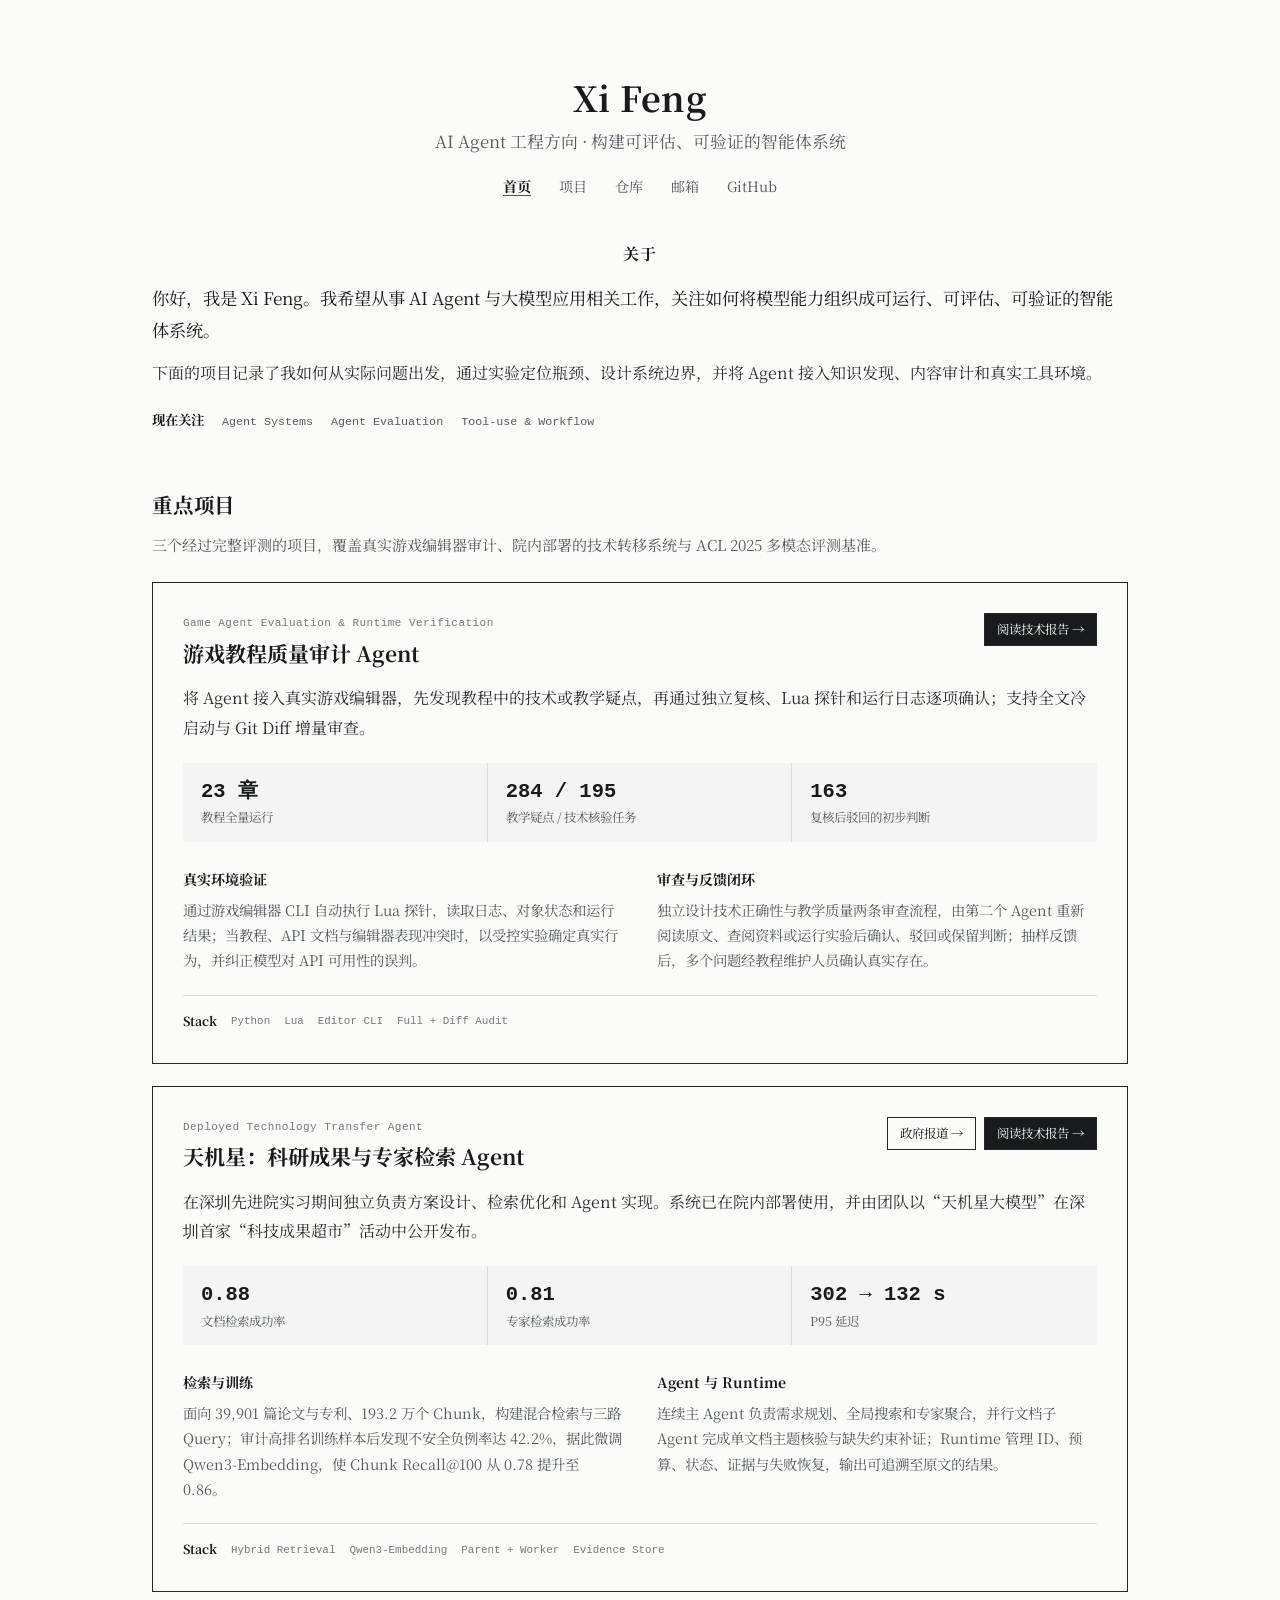
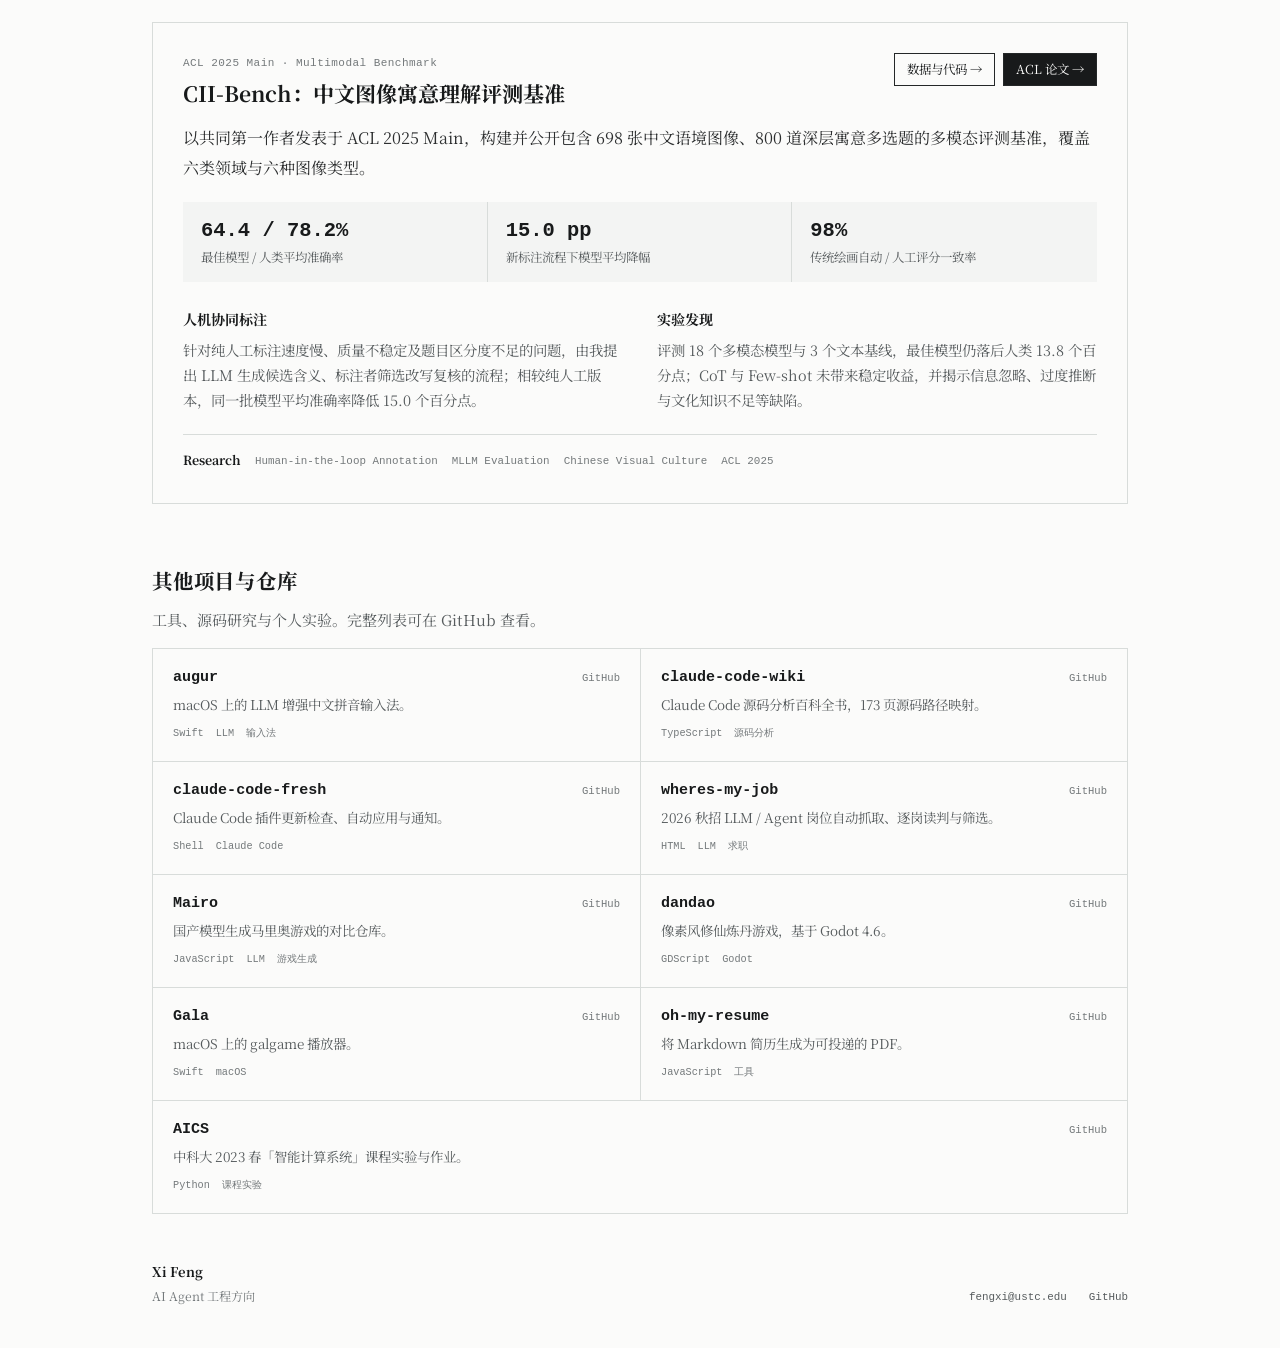
<file: index.html>
<!DOCTYPE html>
<html lang="zh-CN">
<head>
<meta charset="UTF-8">
<meta name="viewport" content="width=device-width, initial-scale=1">
<title>Xi Feng · AI Agent 工程方向</title>
<meta name="description" content="Xi Feng 的 AI Agent 技术作品集，涵盖真实游戏编辑器审计、院内部署的技术转移系统与 ACL 2025 多模态评测基准。">
<link rel="preload" href="fonts/noto-serif-sc-vf-subset.woff2" as="font" type="font/woff2" crossorigin>
<link rel="stylesheet" href="css/style.css?v=20260831-font-selfhost">
</head>
<body>

<div class="wrap" id="top">
  <header class="titleblock">
    <h1>Xi Feng</h1>
    <div class="sub">AI Agent 工程方向 · 构建可评估、可验证的智能体系统</div>
    <nav class="nav" aria-label="主导航">
      <a href="index.html" class="active">首页</a>
      <a href="index.html#projects">项目</a>
      <a href="index.html#repos">仓库</a>
      <a href="mailto:fengxi@ustc.edu">邮箱</a>
      <a href="https://github.com/NozomiX1" target="_blank" rel="noopener">GitHub</a>
    </nav>
  </header>

  <main>
    <section class="abstract" aria-labelledby="about-title">
      <h2 class="lbl" id="about-title">关于</h2>
      <p class="intro">你好，我是 Xi Feng。我希望从事 AI Agent 与大模型应用相关工作，关注如何将模型能力组织成可运行、可评估、可验证的智能体系统。</p>
      <p>下面的项目记录了我如何从实际问题出发，通过实验定位瓶颈、设计系统边界，并将 Agent 接入知识发现、内容审计和真实工具环境。</p>
      <div class="current-focus" aria-label="当前关注方向">
        <strong>现在关注</strong>
        <span>Agent Systems</span>
        <span>Agent Evaluation</span>
        <span>Tool-use &amp; Workflow</span>
      </div>
    </section>

    <section class="projectlist" id="projects" aria-labelledby="projects-title">
      <div class="section-head">
        <h2 class="lbl" id="projects-title">重点项目</h2>
        <p>三个经过完整评测的项目，覆盖真实游戏编辑器审计、院内部署的技术转移系统与 ACL 2025 多模态评测基准。</p>
      </div>

      <article class="featured-project">
        <div class="project-topline">
          <div>
            <p class="project-type">Game Agent Evaluation &amp; Runtime Verification</p>
            <h3 class="p-name"><a href="reports/game-tutorial-audit-agent.html" target="_blank" rel="noopener">游戏教程质量审计 Agent</a></h3>
          </div>
          <a class="report-link" href="reports/game-tutorial-audit-agent.html" target="_blank" rel="noopener">阅读技术报告 <span aria-hidden="true">→</span></a>
        </div>
        <p class="p-brief">将 Agent 接入真实游戏编辑器，先发现教程中的技术或教学疑点，再通过独立复核、Lua 探针和运行日志逐项确认；支持全文冷启动与 Git Diff 增量审查。</p>
        <dl class="proof-grid" aria-label="项目结果">
          <div><dt>23 章</dt><dd>教程全量运行</dd></div>
          <div><dt>284 / 195</dt><dd>教学疑点 / 技术核验任务</dd></div>
          <div><dt>163</dt><dd>复核后驳回的初步判断</dd></div>
        </dl>
        <div class="project-detail-grid">
          <div>
            <h4>真实环境验证</h4>
            <p>通过游戏编辑器 CLI 自动执行 Lua 探针，读取日志、对象状态和运行结果；当教程、API 文档与编辑器表现冲突时，以受控实验确定真实行为，并纠正模型对 API 可用性的误判。</p>
          </div>
          <div>
            <h4>审查与反馈闭环</h4>
            <p>独立设计技术正确性与教学质量两条审查流程，由第二个 Agent 重新阅读原文、查阅资料或运行实验后确认、驳回或保留判断；抽样反馈后，多个问题经教程维护人员确认真实存在。</p>
          </div>
        </div>
        <div class="tech-stack" aria-label="技术栈">
          <strong>Stack</strong>
          <span>Python</span>
          <span>Lua</span>
          <span>Editor CLI</span>
          <span>Full + Diff Audit</span>
        </div>
      </article>

      <article class="featured-project">
        <div class="project-topline">
          <div>
            <p class="project-type">Deployed Technology Transfer Agent</p>
            <h3 class="p-name"><a href="reports/research-expert-discovery-agent.html" target="_blank" rel="noopener">天机星：科研成果与专家检索 Agent</a></h3>
          </div>
          <div class="project-actions">
            <a class="report-link secondary" href="https://www.sz.gov.cn/cn/xxgk/zfxxgj/bmdt/content/post_12002560.html" target="_blank" rel="noopener">政府报道 <span aria-hidden="true">→</span></a>
            <a class="report-link" href="reports/research-expert-discovery-agent.html" target="_blank" rel="noopener">阅读技术报告 <span aria-hidden="true">→</span></a>
          </div>
        </div>
        <p class="p-brief">在深圳先进院实习期间独立负责方案设计、检索优化和 Agent 实现。系统已在院内部署使用，并由团队以“天机星大模型”在深圳首家“科技成果超市”活动中公开发布。</p>
        <dl class="proof-grid" aria-label="项目结果">
          <div><dt>0.88</dt><dd>文档检索成功率</dd></div>
          <div><dt>0.81</dt><dd>专家检索成功率</dd></div>
          <div><dt>302 → 132 s</dt><dd>P95 延迟</dd></div>
        </dl>
        <div class="project-detail-grid">
          <div>
            <h4>检索与训练</h4>
            <p>面向 39,901 篇论文与专利、193.2 万个 Chunk，构建混合检索与三路 Query；审计高排名训练样本后发现不安全负例率达 42.2%，据此微调 Qwen3-Embedding，使 Chunk Recall@100 从 0.78 提升至 0.86。</p>
          </div>
          <div>
            <h4>Agent 与 Runtime</h4>
            <p>连续主 Agent 负责需求规划、全局搜索和专家聚合，并行文档子 Agent 完成单文档主题核验与缺失约束补证；Runtime 管理 ID、预算、状态、证据与失败恢复，输出可追溯至原文的结果。</p>
          </div>
        </div>
        <div class="tech-stack" aria-label="技术栈">
          <strong>Stack</strong>
          <span>Hybrid Retrieval</span>
          <span>Qwen3-Embedding</span>
          <span>Parent + Worker</span>
          <span>Evidence Store</span>
        </div>
      </article>

      <article class="featured-project paper-project">
        <div class="project-topline">
          <div>
            <p class="project-type">ACL 2025 Main · Multimodal Benchmark</p>
            <h3 class="p-name"><a href="https://cii-bench.github.io/" target="_blank" rel="noopener">CII-Bench：中文图像寓意理解评测基准</a></h3>
          </div>
          <div class="project-actions">
            <a class="report-link secondary" href="https://github.com/MING-ZCH/CII-Bench" target="_blank" rel="noopener">数据与代码 <span aria-hidden="true">→</span></a>
            <a class="report-link" href="https://aclanthology.org/2025.acl-long.700/" target="_blank" rel="noopener">ACL 论文 <span aria-hidden="true">→</span></a>
          </div>
        </div>

        <p class="p-brief">以共同第一作者发表于 ACL 2025 Main，构建并公开包含 698 张中文语境图像、800 道深层寓意多选题的多模态评测基准，覆盖六类领域与六种图像类型。</p>

        <dl class="proof-grid" aria-label="论文结果">
          <div><dt>64.4 / 78.2%</dt><dd>最佳模型 / 人类平均准确率</dd></div>
          <div><dt>15.0 pp</dt><dd>新标注流程下模型平均降幅</dd></div>
          <div><dt>98%</dt><dd>传统绘画自动 / 人工评分一致率</dd></div>
        </dl>

        <div class="project-detail-grid">
          <div>
            <h4>人机协同标注</h4>
            <p>针对纯人工标注速度慢、质量不稳定及题目区分度不足的问题，由我提出 LLM 生成候选含义、标注者筛选改写复核的流程；相较纯人工版本，同一批模型平均准确率降低 15.0 个百分点。</p>
          </div>
          <div>
            <h4>实验发现</h4>
            <p>评测 18 个多模态模型与 3 个文本基线，最佳模型仍落后人类 13.8 个百分点；CoT 与 Few-shot 未带来稳定收益，并揭示信息忽略、过度推断与文化知识不足等缺陷。</p>
          </div>
        </div>

        <div class="tech-stack" aria-label="研究关键词">
          <strong>Research</strong>
          <span>Human-in-the-loop Annotation</span>
          <span>MLLM Evaluation</span>
          <span>Chinese Visual Culture</span>
          <span>ACL 2025</span>
        </div>
      </article>
    </section>

    <section class="repolist" id="repos" aria-labelledby="repos-title">
      <div class="section-head compact">
        <h2 class="lbl" id="repos-title">其他项目与仓库</h2>
        <p>工具、源码研究与个人实验。完整列表可在 GitHub 查看。</p>
      </div>

      <div class="repo-grid">
        <article class="repo">
          <div class="r-head"><h3 class="r-name"><a href="https://github.com/NozomiX1/augur" target="_blank" rel="noopener">augur</a></h3><a class="r-link" href="https://github.com/NozomiX1/augur" target="_blank" rel="noopener">GitHub</a></div>
          <p class="r-desc">macOS 上的 LLM 增强中文拼音输入法。</p>
          <div class="r-meta"><span>Swift</span><span>LLM</span><span>输入法</span></div>
        </article>
        <article class="repo">
          <div class="r-head"><h3 class="r-name"><a href="https://github.com/NozomiX1/claude-code-wiki" target="_blank" rel="noopener">claude-code-wiki</a></h3><a class="r-link" href="https://github.com/NozomiX1/claude-code-wiki" target="_blank" rel="noopener">GitHub</a></div>
          <p class="r-desc">Claude Code 源码分析百科全书，173 页源码路径映射。</p>
          <div class="r-meta"><span>TypeScript</span><span>源码分析</span></div>
        </article>
        <article class="repo">
          <div class="r-head"><h3 class="r-name"><a href="https://github.com/NozomiX1/claude-code-fresh" target="_blank" rel="noopener">claude-code-fresh</a></h3><a class="r-link" href="https://github.com/NozomiX1/claude-code-fresh" target="_blank" rel="noopener">GitHub</a></div>
          <p class="r-desc">Claude Code 插件更新检查、自动应用与通知。</p>
          <div class="r-meta"><span>Shell</span><span>Claude Code</span></div>
        </article>
        <article class="repo">
          <div class="r-head"><h3 class="r-name"><a href="https://github.com/NozomiX1/wheres-my-job" target="_blank" rel="noopener">wheres-my-job</a></h3><a class="r-link" href="https://github.com/NozomiX1/wheres-my-job" target="_blank" rel="noopener">GitHub</a></div>
          <p class="r-desc">2026 秋招 LLM / Agent 岗位自动抓取、逐岗读判与筛选。</p>
          <div class="r-meta"><span>HTML</span><span>LLM</span><span>求职</span></div>
        </article>
        <article class="repo">
          <div class="r-head"><h3 class="r-name"><a href="https://github.com/NozomiX1/Mairo" target="_blank" rel="noopener">Mairo</a></h3><a class="r-link" href="https://github.com/NozomiX1/Mairo" target="_blank" rel="noopener">GitHub</a></div>
          <p class="r-desc">国产模型生成马里奥游戏的对比仓库。</p>
          <div class="r-meta"><span>JavaScript</span><span>LLM</span><span>游戏生成</span></div>
        </article>
        <article class="repo">
          <div class="r-head"><h3 class="r-name"><a href="https://github.com/NozomiX1/dandao" target="_blank" rel="noopener">dandao</a></h3><a class="r-link" href="https://github.com/NozomiX1/dandao" target="_blank" rel="noopener">GitHub</a></div>
          <p class="r-desc">像素风修仙炼丹游戏，基于 Godot 4.6。</p>
          <div class="r-meta"><span>GDScript</span><span>Godot</span></div>
        </article>
        <article class="repo">
          <div class="r-head"><h3 class="r-name"><a href="https://github.com/NozomiX1/Gala" target="_blank" rel="noopener">Gala</a></h3><a class="r-link" href="https://github.com/NozomiX1/Gala" target="_blank" rel="noopener">GitHub</a></div>
          <p class="r-desc">macOS 上的 galgame 播放器。</p>
          <div class="r-meta"><span>Swift</span><span>macOS</span></div>
        </article>
        <article class="repo">
          <div class="r-head"><h3 class="r-name"><a href="https://github.com/NozomiX1/oh-my-resume" target="_blank" rel="noopener">oh-my-resume</a></h3><a class="r-link" href="https://github.com/NozomiX1/oh-my-resume" target="_blank" rel="noopener">GitHub</a></div>
          <p class="r-desc">将 Markdown 简历生成为可投递的 PDF。</p>
          <div class="r-meta"><span>JavaScript</span><span>工具</span></div>
        </article>
        <article class="repo repo-wide">
          <div class="r-head"><h3 class="r-name"><a href="https://github.com/NozomiX1/AICS" target="_blank" rel="noopener">AICS</a></h3><a class="r-link" href="https://github.com/NozomiX1/AICS" target="_blank" rel="noopener">GitHub</a></div>
          <p class="r-desc">中科大 2023 春「智能计算系统」课程实验与作业。</p>
          <div class="r-meta"><span>Python</span><span>课程实验</span></div>
        </article>
      </div>
    </section>
  </main>

  <footer class="footer" id="contact">
    <div class="footer-identity">
      <strong>Xi Feng</strong>
      <span>AI Agent 工程方向</span>
    </div>
    <div class="footer-contact" aria-label="联系方式">
      <a href="mailto:fengxi@ustc.edu">fengxi@ustc.edu</a>
      <a href="https://github.com/NozomiX1" target="_blank" rel="noopener">GitHub</a>
    </div>
  </footer>
</div>

</body>
</html>
</file>
<file: css/style.css>
/* Xi Feng portfolio: restrained editorial system for technical reading. */
@font-face{
  font-family:"Site Noto Serif SC";
  src:url("../fonts/noto-serif-sc-vf-subset.woff2") format("woff2");
  font-style:normal;
  font-weight:200 900;
  font-display:swap;
}

:root{
  color-scheme:light dark;
  --paper:#fbfbfa;--surface:#f3f4f3;--ink:#181a1b;--body:#2c2e2f;
  --muted:#565b5d;--faint:#74797b;--rule:#d8dcda;--rule-strong:#242728;
  --accent:#245b75;
  --serif:"Site Noto Serif SC","Noto Serif SC","Source Han Serif SC","Songti SC","STSong","Times New Roman",Georgia,serif;
  --mono:"JetBrains Mono",ui-monospace,SFMono-Regular,Menlo,Consolas,"Courier New",monospace;
}

*{box-sizing:border-box}
html{scroll-behavior:smooth}
body{
  margin:0;background:var(--paper);color:var(--body);font-family:var(--serif);
  font-size:16px;line-height:1.85;text-rendering:optimizeLegibility;
}
.wrap{max-width:1040px;margin:0 auto;padding:0 32px}
main{display:block}
a{color:var(--ink);text-decoration-thickness:1px;text-underline-offset:.2em}
a:hover{color:var(--accent)}
a:focus-visible{outline:2px solid var(--accent);outline-offset:4px}

/* Header */
.titleblock{text-align:center;padding:68px 0 24px}
.titleblock h1{margin:.2em 0 .18em;color:var(--ink);font-size:2.15rem;font-weight:700;letter-spacing:.015em;line-height:1.3}
.titleblock .sub{color:var(--muted);font-size:1.05rem}
.nav{display:flex;justify-content:center;gap:28px;margin-top:16px;font-size:.88rem}
.nav a{color:var(--muted);text-decoration:none}
.nav a:hover{color:var(--ink)}
.nav a.active{color:var(--ink);font-weight:700;text-decoration:underline;text-decoration-color:var(--accent)}

/* Shared section language */
.lbl{margin:0;color:var(--ink);font-size:1rem;font-weight:700;letter-spacing:.08em}
.section-head{margin-bottom:24px}
.section-head .lbl{font-size:1.28rem;letter-spacing:.04em}
.section-head p{max-width:660px;margin:7px 0 0;color:var(--muted);font-size:.94rem}
.projectlist .section-head p{max-width:none}
.section-head.compact{margin-bottom:14px}

/* About */
.abstract{width:100%;margin:16px 0 0;padding-bottom:42px}
.abstract .lbl{text-align:center;margin-bottom:14px}
.abstract p{margin:0 0 12px;text-align:left}
.abstract .intro{color:var(--ink);font-size:1.08rem}
.current-focus{
  display:flex;flex-wrap:wrap;align-items:baseline;gap:6px 18px;margin-top:20px;padding:0;
  border:0;font-family:var(--mono);font-size:.73rem;
}
.current-focus strong{color:var(--ink);font-family:var(--serif);font-size:.84rem}
.current-focus span{color:var(--muted)}

/* Featured work */
.projectlist{margin:10px auto 0;scroll-margin-top:24px}
.featured-project{margin-bottom:22px;padding:30px;border:1px solid var(--rule-strong);background:var(--paper)}
.project-topline{display:flex;align-items:flex-start;justify-content:space-between;gap:28px}
.project-type{margin:0 0 4px;color:var(--faint);font-family:var(--mono);font-size:.69rem;letter-spacing:.04em}
.p-name{margin:0;color:var(--ink);font-size:1.32rem;line-height:1.45}
.p-name a{text-decoration:none}
.report-link{
  flex:0 0 auto;padding:8px 12px;border:1px solid var(--rule-strong);background:var(--ink);color:var(--paper);
  font-size:.78rem;line-height:1.2;text-decoration:none;white-space:nowrap;transition:transform .16s ease,background-color .16s ease;
}
.report-link:hover{background:var(--accent);color:var(--paper);text-decoration:none}
.report-link:active{transform:translateY(1px)}
.project-actions{display:flex;flex:0 0 auto;flex-wrap:wrap;justify-content:flex-end;gap:8px}
.report-link.secondary{background:transparent;color:var(--ink)}
.report-link.secondary:hover{background:var(--surface);color:var(--accent)}
.p-brief{width:100%;margin:15px 0 20px;color:var(--body)}

.proof-grid{display:grid;grid-template-columns:repeat(3,1fr);margin:0 0 24px;background:var(--surface)}
.proof-grid div{padding:15px 18px;border-right:1px solid var(--rule)}
.proof-grid div:last-child{border-right:0}
.proof-grid dt{color:var(--ink);font-family:var(--mono);font-size:1.28rem;font-weight:700;line-height:1.35}
.proof-grid dd{margin:3px 0 0;color:var(--muted);font-size:.78rem;line-height:1.5}

.project-detail-grid{display:grid;grid-template-columns:1fr 1fr;gap:34px;margin-bottom:22px}
.project-detail-grid h4{margin:0 0 5px;color:var(--ink);font-size:.88rem}
.project-detail-grid p{margin:0;color:var(--muted);font-size:.9rem;line-height:1.75}
.tech-stack{display:flex;flex-wrap:wrap;align-items:center;gap:7px 14px;padding-top:14px;border-top:1px solid var(--rule);font-family:var(--mono);font-size:.68rem;color:var(--faint)}
.tech-stack strong{color:var(--ink);font-family:var(--serif);font-size:.78rem}

.paper-project{margin-top:30px;border-color:var(--rule)}
.r-link{text-decoration:none}

/* Other repositories */
.repolist{margin:58px auto 0;scroll-margin-top:24px}
.repo-grid{
  display:grid;grid-template-columns:1fr 1fr;
  border:1px solid var(--rule);
}
.repo{min-width:0;padding:18px 20px;border-bottom:1px solid var(--rule)}
.repo:nth-child(even){border-left:1px solid var(--rule)}
.repo.repo-wide{grid-column:1 / -1;border-right:0;border-bottom:0;border-left:0}
.r-head{display:flex;align-items:baseline;justify-content:space-between;gap:18px}
.r-name{min-width:0;margin:0;color:var(--ink);font-family:var(--mono);font-size:.94rem;font-weight:700;line-height:1.45}
.r-name a{text-decoration:none;overflow-wrap:anywhere}
.r-link{flex:0 0 auto;color:var(--faint);font-family:var(--mono);font-size:.66rem}
.r-desc{margin:5px 0 8px;color:var(--muted);font-size:.84rem;line-height:1.65}
.r-meta{display:flex;flex-wrap:wrap;gap:6px 12px;color:var(--faint);font-family:var(--mono);font-size:.64rem}

/* Footer */
.footer{display:flex;align-items:flex-end;justify-content:space-between;gap:32px;margin:46px 0 40px;color:var(--faint);font-size:.76rem}
.footer-identity{display:grid;gap:1px}
.footer-identity strong{color:var(--ink);font-size:.82rem}
.footer-contact{display:flex;flex-wrap:wrap;justify-content:flex-end;gap:8px 22px;font-family:var(--mono);font-size:.68rem}
.footer a{color:var(--muted);text-decoration:none}

@media (prefers-color-scheme:dark){
  :root{
    --paper:#131516;--surface:#1b1e1f;--ink:#f0f0eb;--body:#d9dad5;
    --muted:#afb2ad;--faint:#898e8b;--rule:#34383a;--rule-strong:#c8cbc7;--accent:#83b7cf;
  }
}

@media (max-width:760px){
  .wrap{width:100%;padding:0 20px}
  .titleblock{padding:48px 0 18px}
  .titleblock h1{font-size:1.9rem}
  .titleblock .sub{max-width:26em;margin:0 auto;font-size:.94rem;line-height:1.7}
  .nav{gap:20px;overflow-x:auto;justify-content:flex-start;padding:0 2px 4px;white-space:nowrap}
  .abstract{padding-bottom:34px}
  .current-focus{gap:6px 14px}
  .featured-project{padding:22px 18px}
  .project-topline{display:block}
  .project-actions{justify-content:flex-start;margin-top:14px}
  .report-link{display:inline-block;margin-top:14px}
  .project-actions .report-link{margin-top:0}
  .proof-grid{grid-template-columns:1fr}
  .proof-grid div{border-right:0;border-bottom:1px solid var(--rule)}
  .proof-grid div:last-child{border-bottom:0}
  .project-detail-grid{grid-template-columns:1fr;gap:18px}
  .repo-grid{grid-template-columns:1fr}
  .repo,.repo:nth-child(even),.repo-wide{grid-column:auto;padding:16px 18px;border-left:0}
  .footer{align-items:flex-start;flex-direction:column;gap:14px;margin-top:36px}
  .footer-contact{justify-content:flex-start}
}

@media (prefers-reduced-motion:reduce){
  html{scroll-behavior:auto}
  *{transition:none!important}
}

@media print{
  :root{--paper:#fff;--surface:#f4f4f4;--ink:#111;--body:#222;--muted:#555;--faint:#777;--rule:#ddd;--rule-strong:#222;--accent:#111}
  body{background:#fff;color:#000}
  .nav,.report-link,.r-link{display:none}
  .featured-project{break-inside:avoid}
}
</file>
